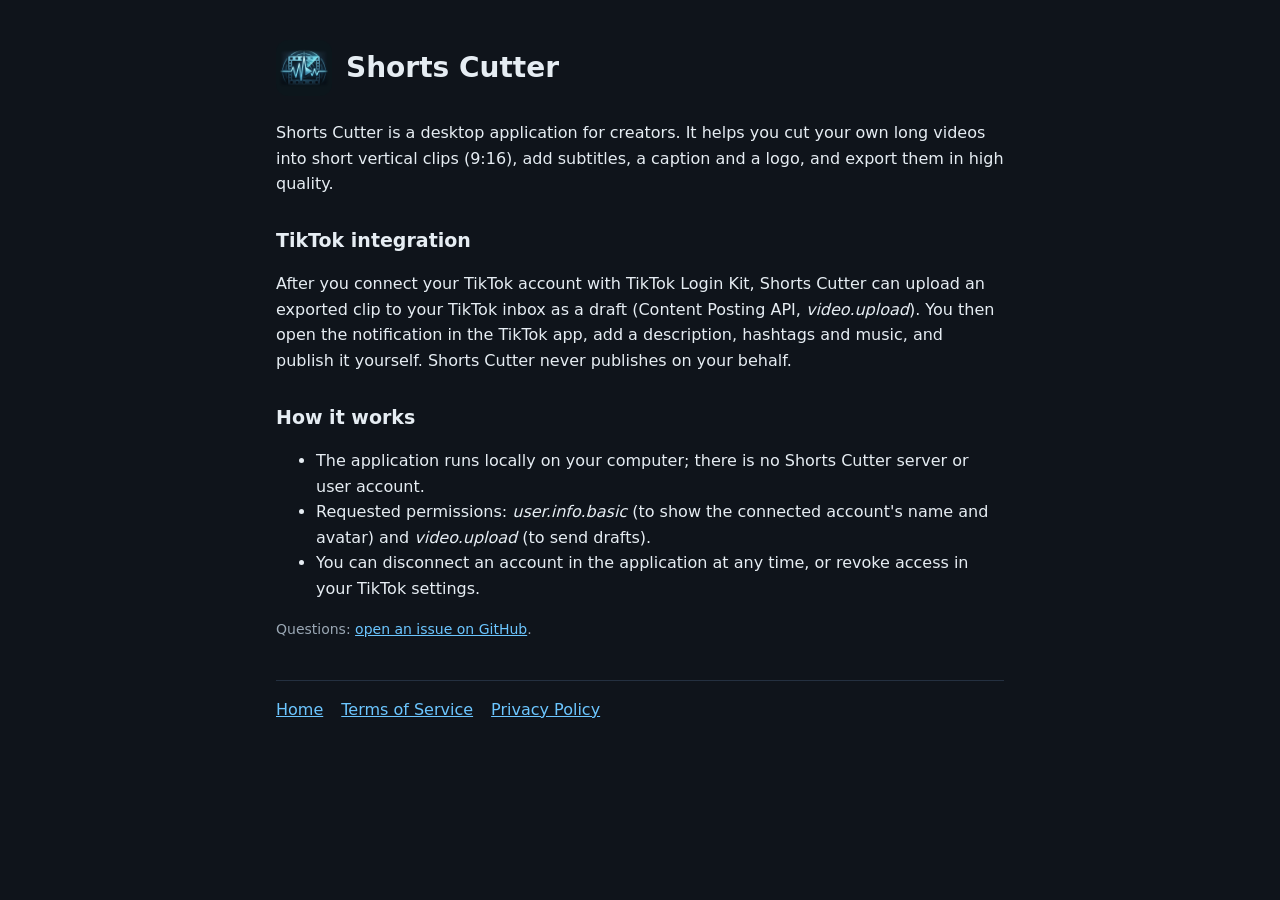
<file: index.html>
<!doctype html><html lang="en"><head><meta charset="utf-8"><meta name="viewport" content="width=device-width, initial-scale=1"><link rel="icon" href="icon.png"><link rel="stylesheet" href="style.css"><title>Shorts Cutter</title></head><body><main>
<header><img src="icon.png" alt=""><h1>Shorts Cutter</h1></header>
<p>Shorts Cutter is a desktop application for creators. It helps you cut your own long videos into short vertical clips (9:16), add subtitles, a caption and a logo, and export them in high quality.</p>
<h2>TikTok integration</h2>
<p>After you connect your TikTok account with TikTok Login Kit, Shorts Cutter can upload an exported clip to your TikTok inbox as a draft (Content Posting API, <i>video.upload</i>). You then open the notification in the TikTok app, add a description, hashtags and music, and publish it yourself. Shorts Cutter never publishes on your behalf.</p>
<h2>How it works</h2>
<ul><li>The application runs locally on your computer; there is no Shorts Cutter server or user account.</li>
<li>Requested permissions: <i>user.info.basic</i> (to show the connected account's name and avatar) and <i>video.upload</i> (to send drafts).</li>
<li>You can disconnect an account in the application at any time, or revoke access in your TikTok settings.</li></ul>
<p class="dim">Questions: <a href="https://github.com/Kyrylchuk-of/shortscutter-site/issues">open an issue on GitHub</a>.</p>
<nav><a href="./">Home</a><a href="terms.html">Terms of Service</a><a href="privacy.html">Privacy Policy</a></nav></main></body></html>
</file>
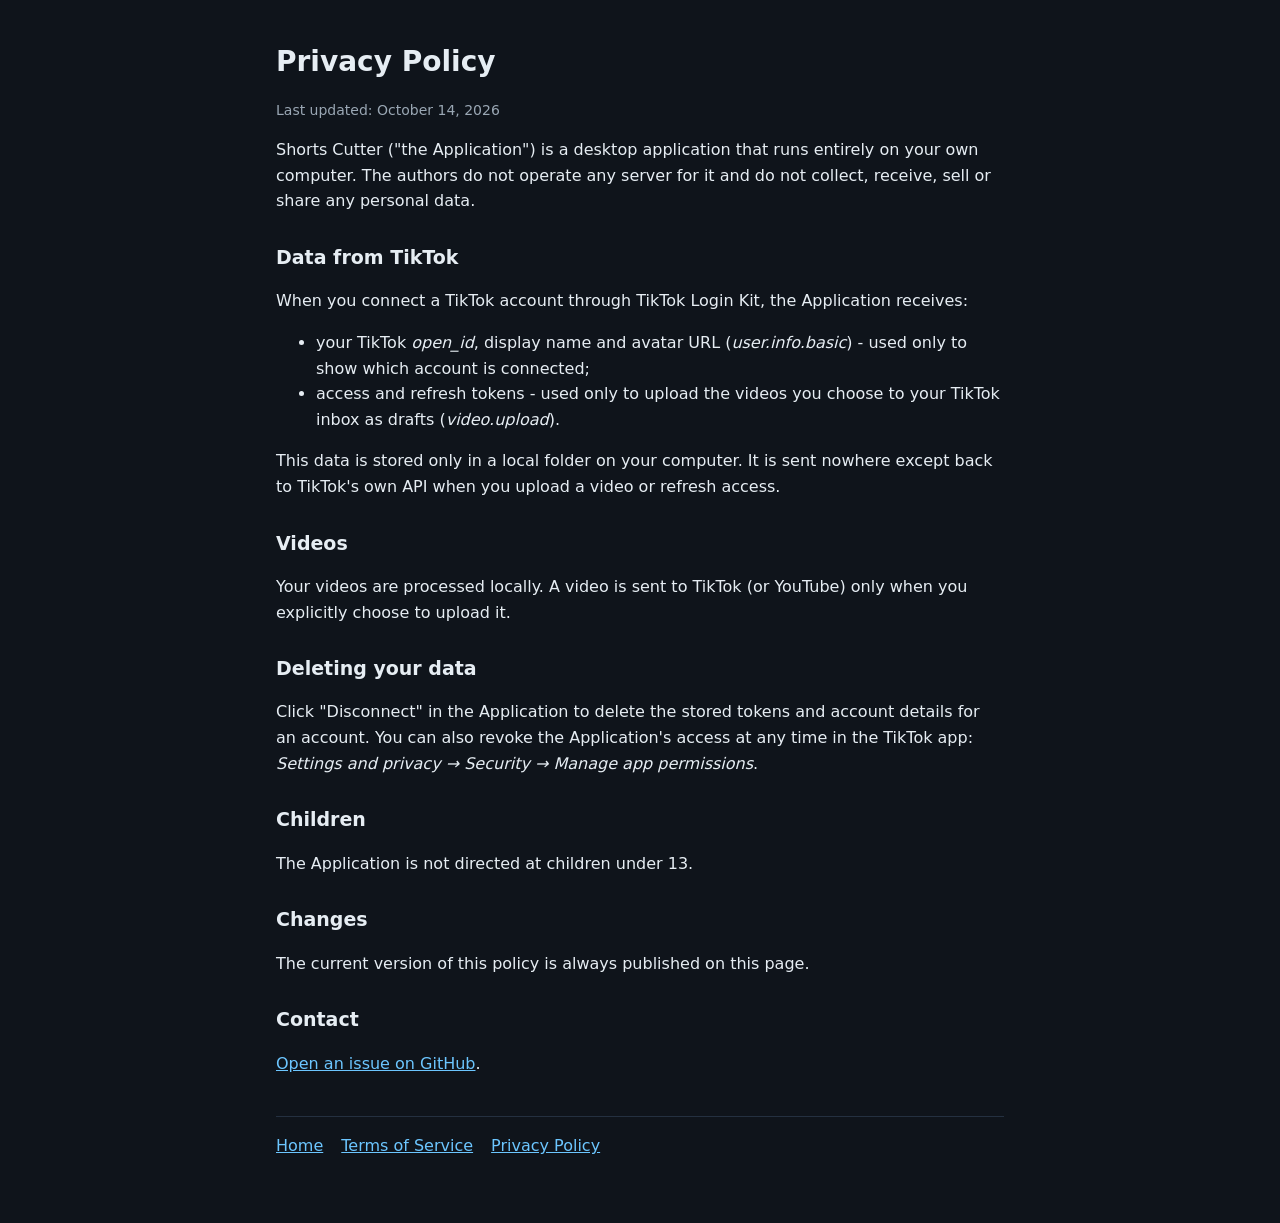
<file: privacy.html>
<!doctype html><html lang="en"><head><meta charset="utf-8"><meta name="viewport" content="width=device-width, initial-scale=1"><link rel="icon" href="icon.png"><link rel="stylesheet" href="style.css"><title>Privacy Policy · Shorts Cutter</title></head><body><main>
<h1>Privacy Policy</h1><p class="dim">Last updated: October 14, 2026</p>
<p>Shorts Cutter ("the Application") is a desktop application that runs entirely on your own computer. The authors do not operate any server for it and do not collect, receive, sell or share any personal data.</p>
<h2>Data from TikTok</h2>
<p>When you connect a TikTok account through TikTok Login Kit, the Application receives:</p>
<ul><li>your TikTok <i>open_id</i>, display name and avatar URL (<i>user.info.basic</i>) - used only to show which account is connected;</li>
<li>access and refresh tokens - used only to upload the videos you choose to your TikTok inbox as drafts (<i>video.upload</i>).</li></ul>
<p>This data is stored only in a local folder on your computer. It is sent nowhere except back to TikTok's own API when you upload a video or refresh access.</p>
<h2>Videos</h2><p>Your videos are processed locally. A video is sent to TikTok (or YouTube) only when you explicitly choose to upload it.</p>
<h2>Deleting your data</h2><p>Click "Disconnect" in the Application to delete the stored tokens and account details for an account. You can also revoke the Application's access at any time in the TikTok app: <i>Settings and privacy → Security → Manage app permissions</i>.</p>
<h2>Children</h2><p>The Application is not directed at children under 13.</p>
<h2>Changes</h2><p>The current version of this policy is always published on this page.</p>
<h2>Contact</h2><p><a href="https://github.com/Kyrylchuk-of/shortscutter-site/issues">Open an issue on GitHub</a>.</p>
<nav><a href="./">Home</a><a href="terms.html">Terms of Service</a><a href="privacy.html">Privacy Policy</a></nav></main></body></html>
</file>
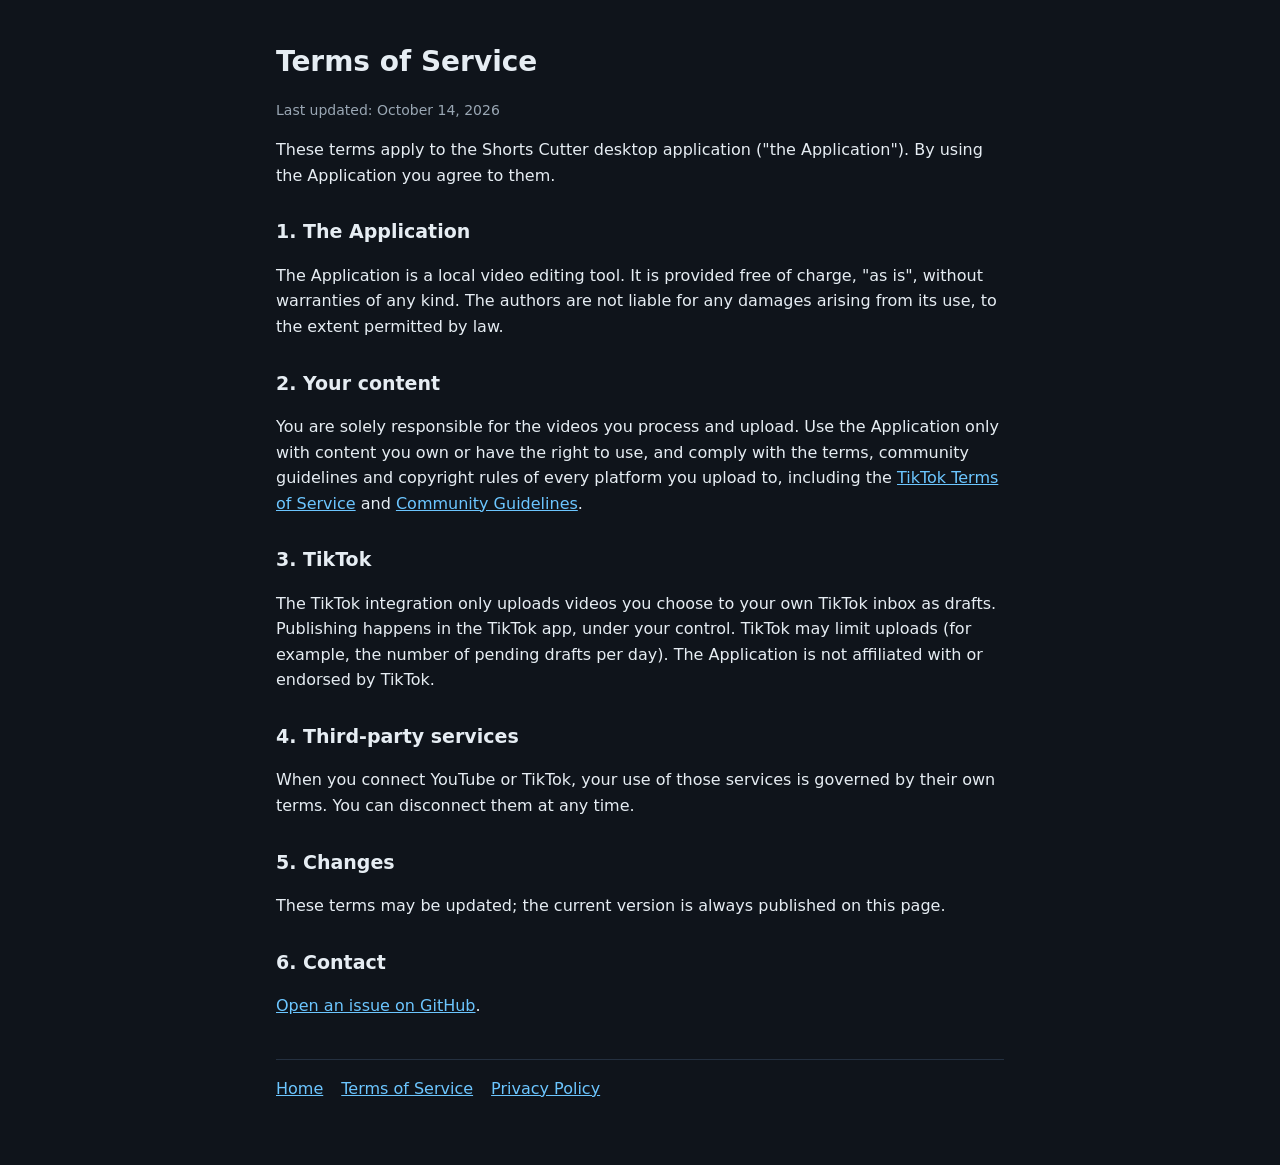
<file: terms.html>
<!doctype html><html lang="en"><head><meta charset="utf-8"><meta name="viewport" content="width=device-width, initial-scale=1"><link rel="icon" href="icon.png"><link rel="stylesheet" href="style.css"><title>Terms of Service · Shorts Cutter</title></head><body><main>
<h1>Terms of Service</h1><p class="dim">Last updated: October 14, 2026</p>
<p>These terms apply to the Shorts Cutter desktop application ("the Application"). By using the Application you agree to them.</p>
<h2>1. The Application</h2><p>The Application is a local video editing tool. It is provided free of charge, "as is", without warranties of any kind. The authors are not liable for any damages arising from its use, to the extent permitted by law.</p>
<h2>2. Your content</h2><p>You are solely responsible for the videos you process and upload. Use the Application only with content you own or have the right to use, and comply with the terms, community guidelines and copyright rules of every platform you upload to, including the <a href="https://www.tiktok.com/legal/terms-of-service">TikTok Terms of Service</a> and <a href="https://www.tiktok.com/community-guidelines">Community Guidelines</a>.</p>
<h2>3. TikTok</h2><p>The TikTok integration only uploads videos you choose to your own TikTok inbox as drafts. Publishing happens in the TikTok app, under your control. TikTok may limit uploads (for example, the number of pending drafts per day). The Application is not affiliated with or endorsed by TikTok.</p>
<h2>4. Third-party services</h2><p>When you connect YouTube or TikTok, your use of those services is governed by their own terms. You can disconnect them at any time.</p>
<h2>5. Changes</h2><p>These terms may be updated; the current version is always published on this page.</p>
<h2>6. Contact</h2><p><a href="https://github.com/Kyrylchuk-of/shortscutter-site/issues">Open an issue on GitHub</a>.</p>
<nav><a href="./">Home</a><a href="terms.html">Terms of Service</a><a href="privacy.html">Privacy Policy</a></nav></main></body></html>
</file>
<file: style.css>
:root { --bg: #0f141b; --fg: #e6edf3; --dim: #9aa7b4; --accent: #6cc6ff; }
* { box-sizing: border-box; }
body { margin: 0; background: var(--bg); color: var(--fg); font: 16px/1.6 system-ui, -apple-system, "Segoe UI", Roboto, sans-serif; }
main { max-width: 760px; margin: 0 auto; padding: 40px 16px 64px; }
header { display: flex; align-items: center; gap: 14px; margin-bottom: 24px; }
header img { width: 56px; height: 56px; border-radius: 12px; }
h1 { font-size: 28px; margin: 0; } h2 { font-size: 19px; margin-top: 28px; }
a { color: var(--accent); } .dim { color: var(--dim); font-size: 14px; }
nav { margin-top: 40px; padding-top: 16px; border-top: 1px solid #243040; display: flex; gap: 18px; flex-wrap: wrap; }
</file>
